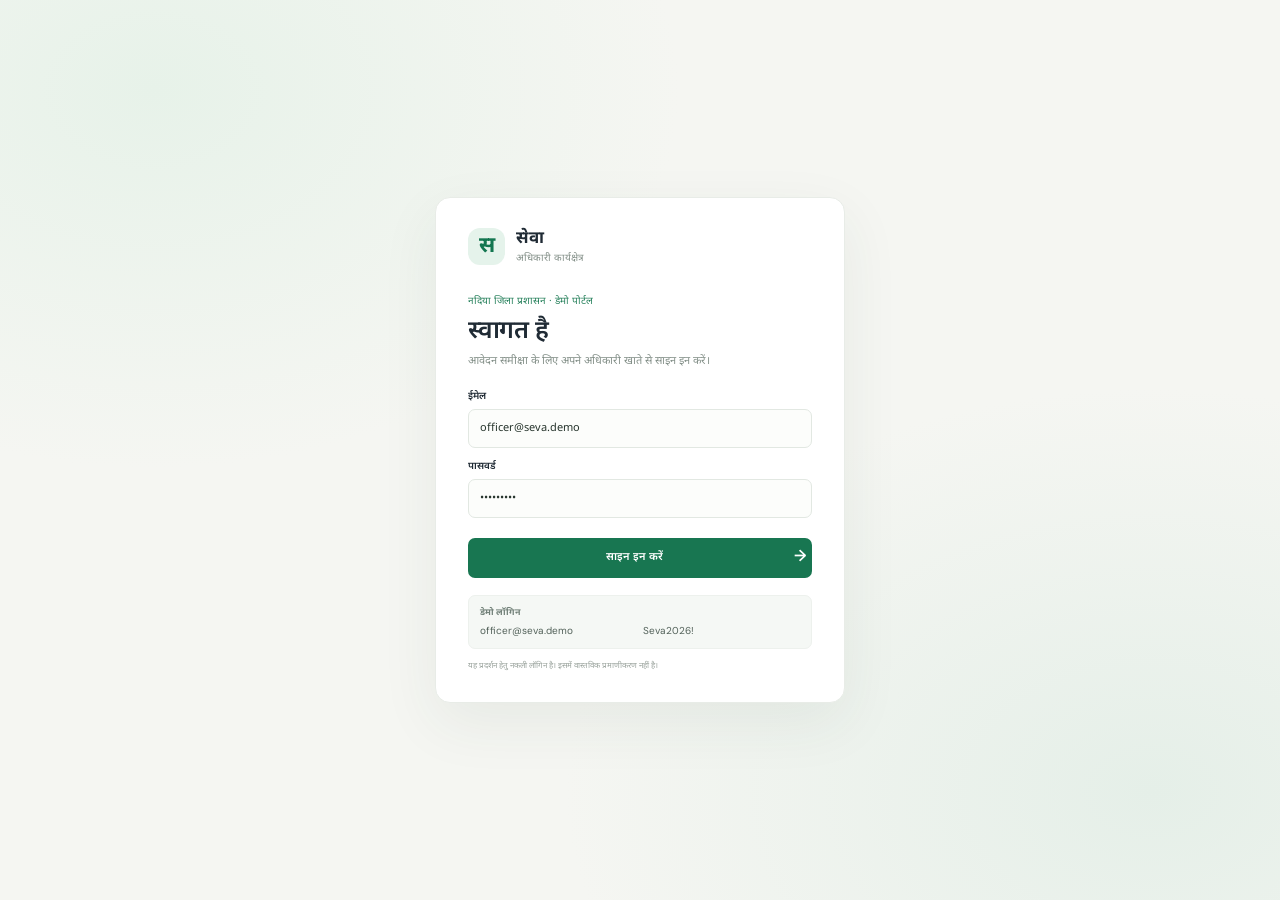
<file: index.html>
<!doctype html>
<html lang="hi">
<head>
  <meta charset="utf-8" />
  <meta name="viewport" content="width=device-width, initial-scale=1" />
  <meta name="theme-color" content="#f5f6f2" />
  <title>सेवा | आय प्रमाणपत्र समीक्षा</title>
  <link rel="preconnect" href="https://fonts.googleapis.com">
  <link rel="preconnect" href="https://fonts.gstatic.com" crossorigin>
  <link href="https://fonts.googleapis.com/css2?family=DM+Sans:wght@400;500;600;700&family=Noto+Sans+Devanagari:wght@400;500;600;700&display=swap" rel="stylesheet">
  <link rel="stylesheet" href="styles.css" />
</head>
<body class="logged-out">
  <section class="login-screen" id="loginScreen">
    <form class="login-card" id="loginForm">
      <div class="login-brand"><span class="brand-mark">स</span><span><b>सेवा</b><small>अधिकारी कार्यक्षेत्र</small></span></div>
      <div class="login-kicker">नदिया जिला प्रशासन · डेमो पोर्टल</div>
      <h1>स्वागत है</h1>
      <p class="login-intro">आवेदन समीक्षा के लिए अपने अधिकारी खाते से साइन इन करें।</p>
      <label for="loginEmail">ईमेल</label>
      <input id="loginEmail" type="email" autocomplete="username" value="officer@seva.demo" required />
      <label for="loginPassword">पासवर्ड</label>
      <input id="loginPassword" type="password" autocomplete="current-password" value="Seva2026!" required />
      <div class="login-error" id="loginError" role="alert"></div>
      <button class="login-submit" type="submit">साइन इन करें <span>→</span></button>
      <div class="demo-credentials"><b>डेमो लॉगिन</b><span>officer@seva.demo</span><span>Seva2026!</span></div>
      <small class="login-disclaimer">यह प्रदर्शन हेतु नकली लॉगिन है। इसमें वास्तविक प्रमाणीकरण नहीं है।</small>
    </form>
  </section>
  <aside class="sidebar">
    <a class="brand" href="#"><span class="brand-mark">स</span><span><b>सेवा</b><small>अधिकारी कार्यक्षेत्र</small></span></a>
    <div class="district"><span class="district-icon">⌖</span><span><small>जिला प्रशासन</small><b>नदिया, पश्चिम बंगाल</b></span><span class="chevron">⌄</span></div>
    <div class="nav-label">कार्य क्षेत्र</div>
    <nav><a class="nav-item active" href="#"><span>▦</span> आवेदन समीक्षा <em id="navCount">१२</em></a><a class="nav-item" href="#"><span>◷</span> मेरे काम <em>४</em></a><a class="nav-item" href="#"><span>✓</span> निपटाए गए</a></nav>
    <div class="sidebar-foot"><div class="help-mark">?</div><span><b>मदद चाहिए?</b><small>प्रक्रिया और दिशानिर्देश</small></span><span class="chevron">↗</span></div>
    <div class="profile"><div class="avatar">उ</div><span><b>उर्वशी सेन</b><small>सहायक जिला अधिकारी</small></span><span class="chevron">•••</span></div>
  </aside>
  <main class="main">
    <header class="topbar"><div class="crumb">कार्य क्षेत्र <span>/</span> <b>आवेदन समीक्षा</b></div><div class="top-actions"><span class="today">सोमवार, २६ अक्टूबर २०२६</span><button class="icon-button" aria-label="सूचनाएँ">♧<i></i></button><div class="avatar small-avatar">उ</div></div></header>
    <section class="page-head"><div><div class="eyebrow"><span class="live-dot"></span> आपका अनुमंडल · रानाघाट</div><h1>सुप्रभात, उर्वशी <span>☀</span></h1><p>आज के आवेदनों पर नज़र डालें। हमने पहले ध्यान देने वाले काम ऊपर रखे हैं।</p></div><button class="outline-button" id="downloadBtn"><span>↓</span> रिपोर्ट डाउनलोड</button></section>
    <section class="stats"><article class="stat-card"><div class="stat-label">कुल लंबित आवेदन <span class="stat-icon blue">▤</span></div><div class="stat-value" id="pendingTotal">८</div><div class="stat-note">पिछले सप्ताह की तुलना में <b class="positive">↓ ८%</b></div></article><article class="stat-card urgent-card"><div class="stat-label">समय-सीमा बीत चुकी <span class="stat-icon red">◷</span></div><div class="stat-value" id="overdueTotal">३</div><div class="stat-note"><b class="red-text">आज ध्यान देना ज़रूरी है</b></div></article><article class="stat-card"><div class="stat-label">आज निपटाए गए <span class="stat-icon green">✓</span></div><div class="stat-value">८</div><div class="stat-note">पिछले सप्ताह की तुलना में <b class="positive">↑ १२%</b></div></article><article class="stat-card"><div class="stat-label">औसत निपटान समय <span class="stat-icon amber">⌁</span></div><div class="stat-value">४.२ <small>दिन</small></div><div class="stat-note">निर्धारित समय के भीतर</div></article></section>
    <section class="queue-section"><div class="queue-title"><div><h2>आपकी समीक्षा सूची</h2><p>प्राथमिकता और जमा करने की तारीख के अनुसार</p></div><button class="filter-button" id="filterBtn">☷ <span>सभी आवेदन</span> <span class="chevron">⌄</span></button></div>
    <div class="queue-layout"><div class="table-wrap"><div class="table-tools"><label class="search"><span>⌕</span><input id="search" placeholder="नाम या आवेदन संख्या खोजें" /></label><div class="sort-note"><span class="live-dot"></span> प्राथमिकता के अनुसार</div></div>
    <div class="table-scroll"><table><thead><tr><th>आवेदक</th><th>आवेदन संख्या</th><th>जमा तारीख</th><th>समय-सीमा</th><th>स्थिति</th><th></th></tr></thead><tbody id="applicationRows"></tbody></table></div>
    <div class="table-footer"><span id="resultCount">१२ में से ६ आवेदन दिखाए जा रहे हैं</span><div class="pagination"><button disabled>‹</button><button class="page-number">१</button><button>२</button><button>›</button></div></div></div>
    <aside class="insight-card"><div class="insight-top"><span class="spark">✳</span><span>आज की संक्षिप्त जानकारी</span><button aria-label="और विकल्प">•••</button></div><h3>पहले ३ आवेदनों पर ध्यान दें</h3><p>इन आवेदनों की समय-सीमा बीत चुकी है। आज समीक्षा करने से सेवा में देरी कम होगी।</p><div class="mini-list" id="urgentList"></div><div class="insight-divider"></div><div class="ai-note"><span>✳</span><p><b>सहायक विश्लेषण</b><br>दस्तावेज़ों की शुरुआती जाँच में २ आवेदनों में जानकारी का अंतर मिला। निर्णय से पहले जाँचें।</p></div><small class="disclaimer">यह केवल सहायक संकेत है, अंतिम निर्णय नहीं।</small></aside></div></section>
    <footer>सेवा पोर्टल <span>·</span> संस्करण १.० <span class="footer-right">सुरक्षित सरकारी कार्यक्षेत्र <i>●</i></span></footer>
  </main>
  <div class="modal-backdrop" id="modalBackdrop" hidden><section class="detail-modal" role="dialog" aria-modal="true" aria-labelledby="modalName"><button class="close-modal" id="closeModal" aria-label="बंद करें">×</button><div id="modalContent"></div></section></div>
  <div class="toast" id="toast"></div>
  <script src="app.js"></script>
</body>
</html>
</file>
<file: styles.css>
:root{--ink:#202b35;--muted:#77828b;--line:#e9ece8;--green:#177854;--green-dark:#116647;--canvas:#f5f6f2;--white:#fff;--red:#bd4946;--amber:#bd8224;font-family:"Noto Sans Devanagari","DM Sans",sans-serif;color:var(--ink);background:var(--canvas);font-synthesis:none}*{box-sizing:border-box}body{margin:0;min-height:100vh;font-size:13px}.sidebar{width:240px;background:#fff;border-right:1px solid #ebeee9;position:fixed;inset:0 auto 0 0;padding:25px 16px;display:flex;flex-direction:column;z-index:2}.brand{display:flex;align-items:center;gap:11px;margin:0 5px 36px;color:var(--ink);text-decoration:none}.brand-mark{height:37px;width:37px;border-radius:12px;background:#e5f3eb;color:#137650;font-weight:700;font-size:22px;display:grid;place-items:center}.brand b,.brand small,.district b,.district small,.profile b,.profile small{display:block}.brand b{font-size:17px;letter-spacing:-.4px}.brand small{font-size:10px;color:#849089;margin-top:1px}.district{background:#f7f8f5;border:1px solid #edf0eb;padding:11px 9px;border-radius:9px;display:flex;align-items:center;gap:9px;margin-bottom:31px}.district-icon{font-size:18px;color:#19805a}.district small,.profile small{font-size:10px;color:#89928f}.district b{font-size:11px;margin-top:3px;font-weight:600}.chevron{margin-left:auto;color:#96a19a}.nav-label{font-size:10px;color:#a2aaa4;margin:0 9px 9px}.nav-item{display:flex;align-items:center;gap:11px;height:38px;border-radius:7px;padding:0 10px;color:#65716e;text-decoration:none;font-size:11px;margin:3px 0}.nav-item>span{font-size:16px;width:17px;text-align:center}.nav-item.active{background:#eaf4ee;color:#176f4e;font-weight:600}.nav-item em{font-style:normal;margin-left:auto;background:#d5eade;color:#146b49;border-radius:10px;padding:2px 7px;font-size:10px}.sidebar-foot{margin-top:auto;border-top:1px solid var(--line);padding:18px 3px 20px;display:flex;align-items:center;gap:9px}.help-mark{width:29px;height:29px;border:1px solid #e7ebe6;color:#75807b;border-radius:50%;display:grid;place-items:center}.sidebar-foot b{font-size:10px;display:block}.sidebar-foot small{font-size:9px;color:#9ba39d;display:block;margin-top:3px}.sidebar-foot .chevron{font-size:12px}.profile{border-top:1px solid var(--line);padding:15px 3px 0;display:flex;align-items:center;gap:9px}.avatar{height:30px;width:30px;border-radius:50%;background:#d9e8df;color:#236447;display:grid;place-items:center;font-weight:600}.profile b{font-size:10px}.small-avatar{width:27px;height:27px;font-size:11px}.profile small{margin-top:3px;font-size:9px}.profile .chevron{font-size:10px}.main{margin-left:240px;padding:0 35px;max-width:1700px}.topbar{height:59px;border-bottom:1px solid #e8ebe6;display:flex;align-items:center;justify-content:space-between;font-size:10px;color:#84908a}.crumb span{margin:0 8px;color:#bbc2bc}.crumb b{color:#3b4742;font-weight:500}.top-actions{display:flex;align-items:center;gap:18px}.today{border-right:1px solid #e5e9e3;padding-right:18px}.icon-button{border:0;background:none;color:#66746d;font-size:18px;position:relative}.icon-button i{width:5px;height:5px;background:#db7752;border-radius:50%;position:absolute;right:1px;top:2px}.page-head{padding:28px 0 22px;display:flex;justify-content:space-between;align-items:center}.eyebrow{font-size:10px;color:#77857e;display:flex;align-items:center;gap:7px}.live-dot{width:6px;height:6px;background:#31a377;border-radius:50%;display:inline-block;box-shadow:0 0 0 3px #e5f4ec}h1{font-size:24px;line-height:1.4;letter-spacing:-.4px;margin:8px 0 3px;font-weight:600}h1 span{font-size:18px;color:#d2a03d} .page-head p,.queue-title p{margin:0;color:#88928d;font-size:11px}.outline-button{border:1px solid #e1e7e1;border-radius:7px;background:#fff;padding:9px 12px;color:#536159;font:500 10px inherit;cursor:pointer;font-family:inherit}.outline-button span{font-size:15px;margin-right:6px}.stats{display:grid;grid-template-columns:repeat(4,minmax(0,1fr));gap:12px}.stat-card{background:#fff;border:1px solid #eaede8;border-radius:9px;padding:14px 15px 12px;min-height:106px}.stat-label{font-size:10px;color:#75817b;display:flex;justify-content:space-between;align-items:center}.stat-icon{height:24px;width:24px;border-radius:7px;display:grid;place-items:center;font-size:13px}.blue{color:#4c7fac;background:#edf4f9}.red{color:#bd5751;background:#fbefed}.green{color:#22865f;background:#eaf5ee}.amber{color:#b68936;background:#fbf5e8}.stat-value{font-family:"DM Sans","Noto Sans Devanagari",sans-serif;font-size:26px;font-weight:600;letter-spacing:-1px;margin-top:8px;line-height:1}.stat-value small{font-size:12px;letter-spacing:0;font-weight:500}.stat-note{font-size:9px;color:#98a19b;margin-top:7px}.positive{color:#23845e;font-weight:500}.red-text{color:#bd5651;font-weight:500}.urgent-card{border-color:#f1e0dc}.queue-section{margin-top:28px}.queue-title{display:flex;justify-content:space-between;align-items:center;margin-bottom:14px}.queue-title h2{font-size:15px;font-weight:600;margin:0 0 4px}.queue-title p{font-size:10px}.filter-button{border:1px solid #e2e7e1;background:white;border-radius:7px;padding:7px 10px;color:#56635d;font:inherit;font-size:10px;display:flex;align-items:center;gap:7px;cursor:pointer}.queue-layout{display:grid;grid-template-columns:minmax(520px,1fr) 252px;gap:13px;align-items:start}.table-wrap,.insight-card{background:#fff;border:1px solid #eaede8;border-radius:9px;overflow:hidden}.table-tools{height:52px;display:flex;align-items:center;justify-content:space-between;padding:0 13px;border-bottom:1px solid #edf0ec}.search{height:30px;width:230px;border:1px solid #e7ebe7;border-radius:6px;display:flex;align-items:center;padding:0 8px;gap:7px;color:#89958e}.search span{font-size:18px}.search input{border:0;outline:0;width:100%;font:inherit;font-size:10px;color:var(--ink)}.search input::placeholder{color:#a1aaa5}.sort-note{font-size:9px;color:#88948d;display:flex;align-items:center;gap:7px}.sort-note .live-dot{width:5px;height:5px;box-shadow:none}.table-scroll{overflow-x:auto}table{width:100%;border-collapse:collapse;text-align:left;white-space:nowrap}thead{background:#fafbf9}th{height:32px;font-weight:500;color:#929c96;font-size:9px;padding:0 9px}th:first-child,td:first-child{padding-left:14px}td{height:57px;border-top:1px solid #f0f2ef;padding:0 9px;font-size:9px;color:#6f7c75}td.name-cell{min-width:119px;color:#26332d;font-weight:500;font-size:10px}td.name-cell small{display:block;font-size:9px;color:#98a19b;font-weight:400;margin-top:3px}.id-cell{font-family:"DM Sans",sans-serif;font-size:9px;color:#6f7c75}.date-cell{color:#78847d}.due{font-size:9px}.due.overdue{color:#bd514c}.due.soon{color:#ae7b22}.badge{display:inline-flex;align-items:center;gap:5px;padding:4px 7px;border-radius:11px;font-size:8px;line-height:1}.badge::before{content:"";width:5px;height:5px;border-radius:50%;background:currentColor}.badge.overdue{color:#b54e49;background:#fbefed}.badge.review{color:#a77b2b;background:#faf4e7}.badge.ready{color:#297957;background:#eaf4ee}.badge.returned{color:#657d93;background:#eff3f6}.row-open{border:0;background:transparent;color:#84918a;cursor:pointer;font-size:17px;padding:5px}.row-open:hover{color:#197751}.table-footer{height:41px;border-top:1px solid #edf0ec;display:flex;align-items:center;justify-content:space-between;padding:0 13px;color:#97a09a;font-size:9px}.pagination{display:flex;gap:4px;align-items:center}.pagination button{border:0;background:transparent;width:23px;height:23px;color:#829087;border-radius:5px;font:inherit;font-size:10px}.pagination button:disabled{color:#c7cec8}.pagination .page-number{background:#eaf4ee;color:#1d7754}.insight-card{padding:13px 14px}.insight-top{display:flex;align-items:center;gap:7px;font-size:9px;color:#66736c}.spark{color:#33845f;font-size:15px}.insight-top button{margin-left:auto;border:0;background:transparent;color:#89948d;letter-spacing:1px}.insight-card h3{font-size:13px;margin:15px 0 5px;font-weight:600}.insight-card>p{font-size:9px;line-height:1.65;color:#859089;margin:0}.mini-list{margin-top:10px}.mini-item{display:flex;align-items:center;gap:8px;padding:8px 0;border-bottom:1px solid #f0f2ef;cursor:pointer}.mini-item:last-child{border-bottom:0}.mini-avatar{width:26px;height:26px;border-radius:50%;background:#f7e8e4;color:#a75e51;display:grid;place-items:center;font-size:10px}.mini-item:nth-child(2) .mini-avatar{background:#f4efdE;color:#99803f}.mini-item:nth-child(3) .mini-avatar{background:#eaf0f5;color:#647f94}.mini-meta{flex:1;min-width:0}.mini-meta b{display:block;font-size:9px;font-weight:500;color:#344139}.mini-meta small{display:block;font-family:"DM Sans",sans-serif;font-size:8px;color:#9aa39c;margin-top:2px}.mini-days{font-size:8px;color:#b64f4b}.insight-divider{height:1px;background:#eef0ed;margin:5px 0 11px}.ai-note{display:flex;gap:7px}.ai-note>span{font-size:14px;color:#30815c}.ai-note p{font-size:9px;line-height:1.65;color:#818c85;margin:0}.ai-note b{color:#45524b;font-size:9px;font-weight:600}.disclaimer{display:block;color:#abb2ac;font-size:8px;margin:9px 0 0 21px}footer{font-size:9px;color:#a0a8a2;margin-top:20px;padding:12px 1px;border-top:1px solid #e8ebe6}footer span{margin:0 5px}.footer-right{float:right}.footer-right i{font-style:normal;color:#33a274;font-size:8px}.modal-backdrop{position:fixed;inset:0;background:#1d2b2577;z-index:10;display:grid;place-items:center;padding:18px}.modal-backdrop[hidden]{display:none}.detail-modal{background:white;width:min(570px,100%);max-height:90vh;overflow:auto;border-radius:13px;padding:25px;position:relative;box-shadow:0 18px 80px #12251a40}.close-modal{position:absolute;right:16px;top:13px;border:0;background:#f4f6f3;color:#69756e;border-radius:50%;width:28px;height:28px;font-size:20px;cursor:pointer}.modal-eyebrow{color:#748179;font-size:10px}.modal-name{font-size:20px;margin:8px 0 2px}.modal-id{font-family:"DM Sans",sans-serif;color:#8b9690;font-size:10px}.modal-grid{display:grid;grid-template-columns:1fr 1fr;gap:11px;margin:20px 0}.detail-field{border:1px solid #edf0ec;background:#fbfcfa;border-radius:7px;padding:10px}.detail-field small{display:block;color:#919b94;font-size:9px}.detail-field b{display:block;font-size:11px;margin-top:5px;font-weight:500}.ai-panel{background:#f3f8f4;border:1px solid #e0ede4;padding:14px;border-radius:9px}.ai-panel h4{margin:0 0 7px;font-size:11px;color:#236c4c}.ai-panel p,.ai-panel li{font-size:10px;color:#59675f;line-height:1.8}.ai-panel p{margin:0}.ai-panel ul{padding-left:17px;margin:7px 0}.ai-label{font-size:8px;color:#8b9990;margin-top:8px;display:block}.modal-actions{display:flex;justify-content:flex-end;gap:8px;margin-top:17px}.action{border:1px solid #e1e7e1;background:white;border-radius:6px;padding:8px 12px;font:inherit;font-size:10px;cursor:pointer;color:#536158}.action.return{color:#936a23}.action.approve{background:#187651;border-color:#187651;color:white}.action.reject{color:#b44742}.toast{position:fixed;bottom:22px;left:50%;transform:translate(-50%,20px);opacity:0;background:#23362c;color:white;border-radius:8px;padding:11px 16px;font-size:11px;box-shadow:0 5px 25px #15251b30;transition:.2s;z-index:20;pointer-events:none}.toast.show{opacity:1;transform:translate(-50%,0)}@media(max-width:1150px){.main{padding:0 22px}.queue-layout{grid-template-columns:minmax(480px,1fr) 220px}.sidebar{width:215px}.main{margin-left:215px}.stats{gap:8px}.stat-card{padding:12px}}@media(max-width:950px){.queue-layout{grid-template-columns:1fr}.insight-card{display:grid;grid-template-columns:1fr 1fr;column-gap:20px}.insight-top,.insight-card h3,.insight-card>p{grid-column:1}.mini-list{grid-column:1;grid-row:4/7}.insight-divider{display:none}.ai-note{grid-column:2;grid-row:2}.disclaimer{grid-column:2;grid-row:3}.stats{grid-template-columns:repeat(2,1fr)}}@media(max-width:680px){.sidebar{width:58px;padding:15px 9px;align-items:center}.brand{margin:0 0 25px}.brand>span:last-child,.district,.nav-label,.nav-item:not(.active),.nav-item.active{font-size:0}.nav-item{justify-content:center;width:38px;padding:0}.nav-item em,.sidebar-foot,.profile span:not(.avatar){display:none}.profile{margin-top:auto;padding:12px 0 0}.main{margin-left:58px;padding:0 13px}.topbar{height:48px}.today{display:none}.page-head{padding:20px 0 16px;align-items:flex-start;gap:8px}.page-head p{max-width:300px;font-size:10px}.page-head h1{font-size:19px}.outline-button{font-size:0;white-space:nowrap;padding:8px}.outline-button span{font-size:15px;margin:0}.stats{gap:7px}.stat-card{min-height:94px;padding:10px}.stat-value{font-size:22px}.queue-section{margin-top:21px}.queue-title h2{font-size:13px}.table-tools{padding:0 9px}.search{width:min(230px,65%)}.sort-note{font-size:0}.sort-note .live-dot{font-size:0}.queue-layout{gap:10px}.insight-card{display:block}.insight-card .ai-note{display:flex}.insight-card .disclaimer{display:block}footer{font-size:8px}.detail-modal{padding:19px}.modal-grid{gap:7px}}

.login-screen{display:none;min-height:100vh;place-items:center;padding:24px;background:radial-gradient(ellipse at 12% 10%,#e7f2e9 0,transparent 33%),radial-gradient(ellipse at 90% 88%,#e5efe8 0,transparent 36%),#f5f6f2}.logged-out .login-screen{display:grid}.logged-out .sidebar,.logged-out .main{display:none}.login-card{width:min(410px,100%);background:#fff;border:1px solid #e8ece7;border-radius:15px;padding:30px 32px;box-shadow:0 20px 60px #30463a12}.login-brand{display:flex;align-items:center;gap:11px;margin-bottom:30px}.login-brand b,.login-brand small{display:block}.login-brand b{font-size:17px}.login-brand small{font-size:10px;color:#849089;margin-top:2px}.login-kicker{font-size:10px;color:#27815c}.login-card h1{font-size:25px;margin:7px 0 4px}.login-intro{color:#849089;font-size:11px;margin:0 0 22px}.login-card label{display:block;font-size:10px;font-weight:600;margin:12px 0 6px}.login-card input{width:100%;height:39px;border:1px solid #e2e8e2;border-radius:7px;padding:0 11px;font:inherit;font-size:11px;color:#28362e;background:#fcfdfb}.login-card input:focus{outline:2px solid #d5eadc;border-color:#66a883}.login-error{min-height:17px;color:#b54742;font-size:10px;padding-top:4px}.login-submit{width:100%;height:40px;border:0;border-radius:7px;background:#187651;color:#fff;font:inherit;font-size:11px;font-weight:600;cursor:pointer;margin-top:3px}.login-submit:hover{background:#116647}.login-submit span{float:right;font-size:16px;line-height:15px}.demo-credentials{display:grid;grid-template-columns:1fr 1fr;gap:5px;margin-top:17px;padding:11px;background:#f5f8f5;border:1px solid #edf1ed;border-radius:7px;color:#526159;font-family:"DM Sans","Noto Sans Devanagari",sans-serif;font-size:10px}.demo-credentials b{grid-column:1/-1;font-family:"Noto Sans Devanagari",sans-serif;font-size:9px;color:#718078}.login-disclaimer{display:block;color:#9aa39d;font-size:8px;line-height:1.6;margin-top:11px}.logged-out{background:#f5f6f2}
</file>
